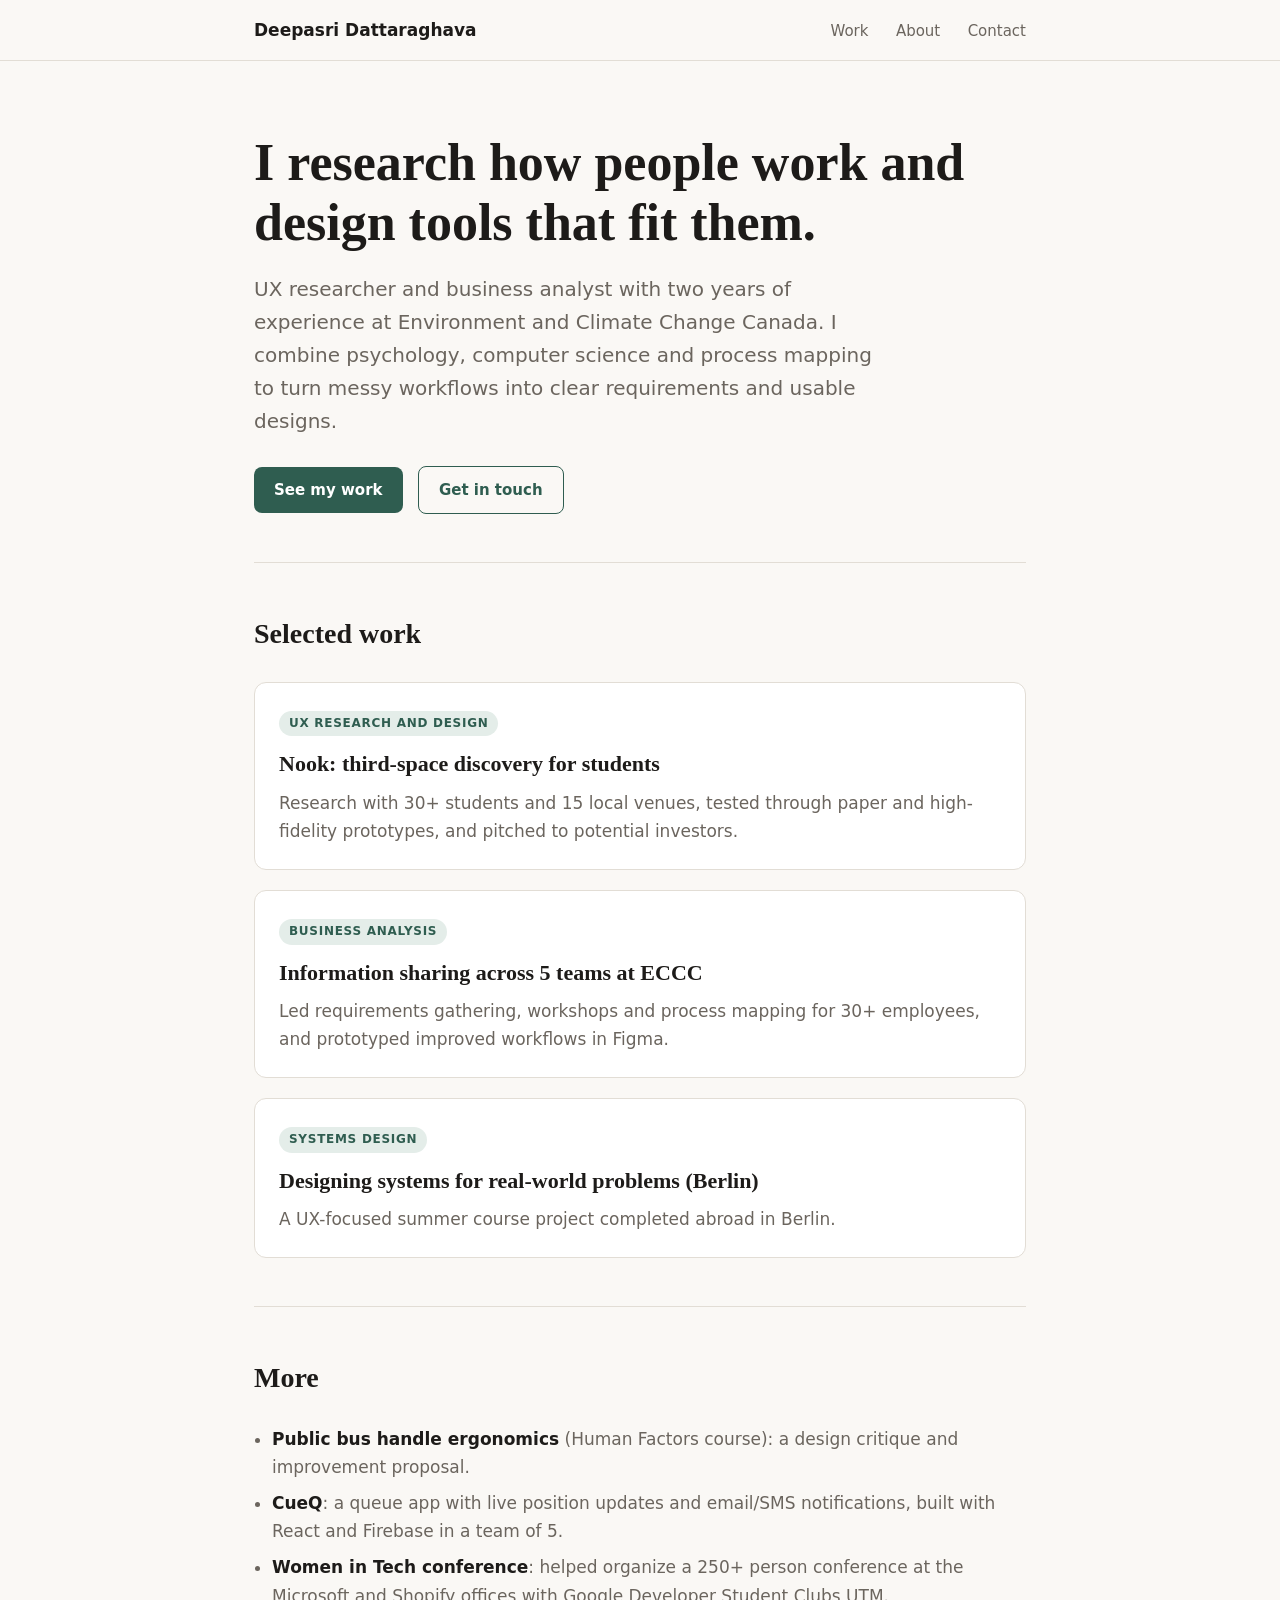
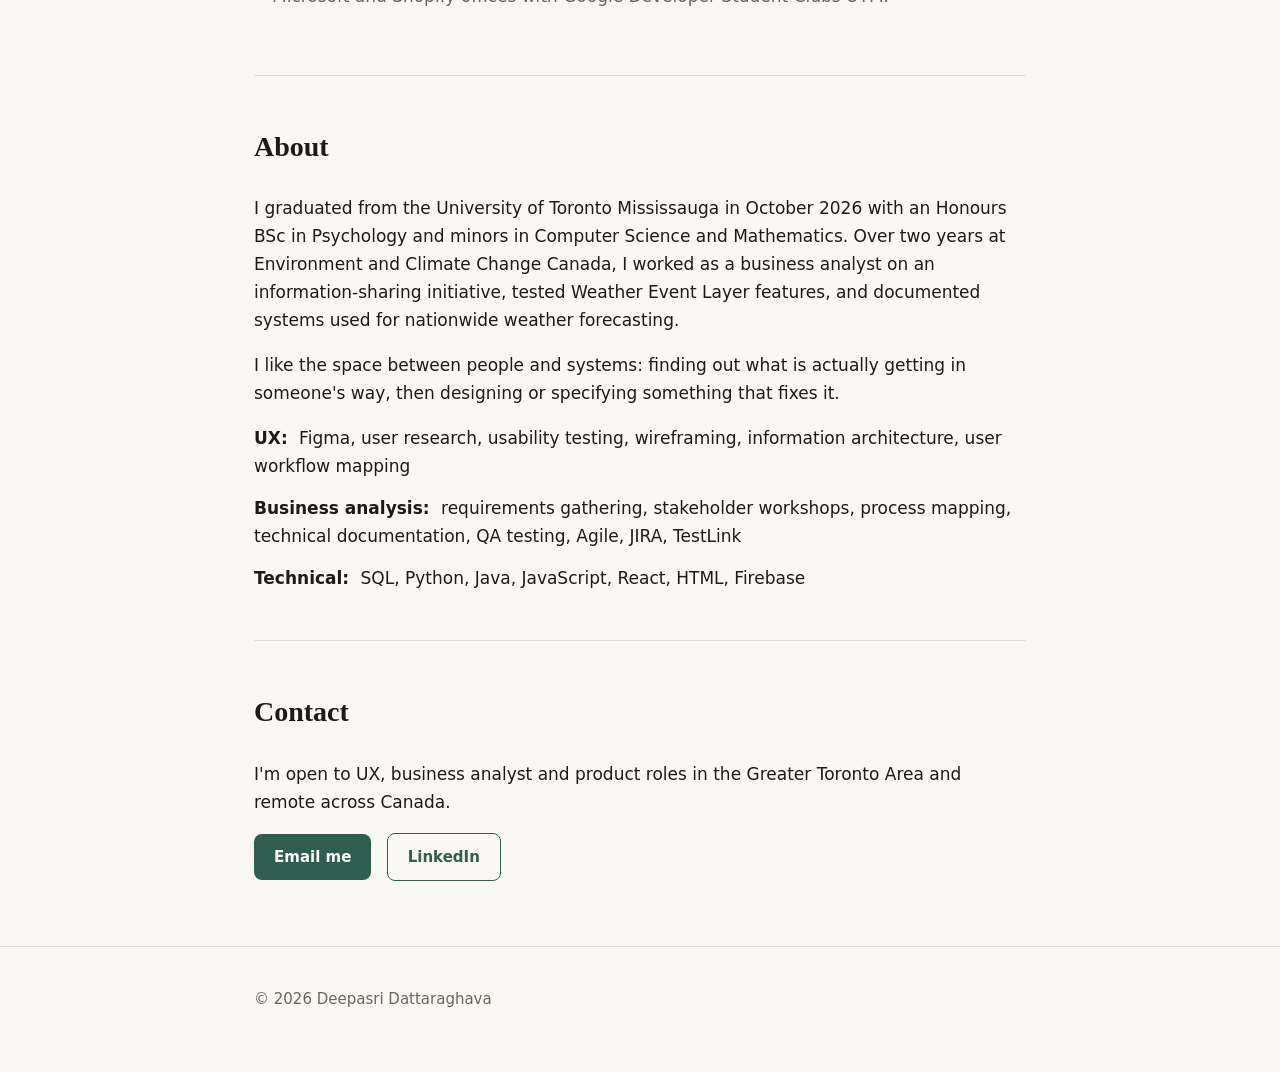
<file: index.html>
<!DOCTYPE html>
<html lang="en">
<head>
  <meta charset="utf-8">
  <meta name="viewport" content="width=device-width, initial-scale=1">
  <title>Deepasri Dattaraghava | UX Research &amp; Business Analysis</title>
  <meta name="description" content="Portfolio of Deepasri Dattaraghava: UX research and design, and business analysis. Psychology, computer science and mathematics, University of Toronto.">
  <link rel="stylesheet" href="style.css">
</head>
<body>

<header class="site">
  <div class="wrap">
    <a class="name" href="index.html">Deepasri Dattaraghava</a>
    <nav>
      <a href="#work">Work</a>
      <a href="#about">About</a>
      <a href="#contact">Contact</a>
    </nav>
  </div>
</header>

<main class="wrap">

  <div class="hero">
    <h1>I research how people work and design tools that fit them.</h1>
    <p class="lead">
      UX researcher and business analyst with two years of experience at Environment and Climate Change Canada.
      I combine psychology, computer science and process mapping to turn messy workflows into clear requirements and usable designs.
    </p>
    <a class="btn" href="#work">See my work</a>
    <a class="btn ghost" href="#contact">Get in touch</a>
  </div>

  <section id="work">
    <h2>Selected work</h2>
    <div class="cards">

      <a class="card" href="nook.html">
        <span class="tag">UX research and design</span>
        <h3>Nook: third-space discovery for students</h3>
        <p>Research with 30+ students and 15 local venues, tested through paper and high-fidelity prototypes, and pitched to potential investors.</p>
      </a>

      <a class="card" href="eccc.html">
        <span class="tag">Business analysis</span>
        <h3>Information sharing across 5 teams at ECCC</h3>
        <p>Led requirements gathering, workshops and process mapping for 30+ employees, and prototyped improved workflows in Figma.</p>
      </a>

      <a class="card" href="berlin.html">
        <span class="tag">Systems design</span>
        <h3>Designing systems for real-world problems (Berlin)</h3>
        <p>A UX-focused summer course project completed abroad in Berlin.</p>
      </a>

    </div>
  </section>

  <section>
    <h2>More</h2>
    <ul class="small-list">
      <li><strong>Public bus handle ergonomics</strong> (Human Factors course): a design critique and improvement proposal.</li>
      <li><strong>CueQ</strong>: a queue app with live position updates and email/SMS notifications, built with React and Firebase in a team of 5.</li>
      <li><strong>Women in Tech conference</strong>: helped organize a 250+ person conference at the Microsoft and Shopify offices with Google Developer Student Clubs UTM.</li>
    </ul>
  </section>

  <section id="about">
    <h2>About</h2>
    <p>
      I graduated from the University of Toronto Mississauga in October 2026 with an Honours BSc in Psychology and minors in Computer Science and Mathematics.
      Over two years at Environment and Climate Change Canada, I worked as a business analyst on an information-sharing initiative, tested Weather Event Layer features,
      and documented systems used for nationwide weather forecasting.
    </p>
    <p>
      I like the space between people and systems: finding out what is actually getting in someone's way, then designing or specifying something that fixes it.
    </p>
    <div class="skills">
      <div><span>UX:</span> Figma, user research, usability testing, wireframing, information architecture, user workflow mapping</div>
      <div><span>Business analysis:</span> requirements gathering, stakeholder workshops, process mapping, technical documentation, QA testing, Agile, JIRA, TestLink</div>
      <div><span>Technical:</span> SQL, Python, Java, JavaScript, React, HTML, Firebase</div>
    </div>
  </section>

  <section id="contact">
    <h2>Contact</h2>
    <p>I'm open to UX, business analyst and product roles in the Greater Toronto Area and remote across Canada.</p>
    <p>
      <a class="btn" href="mailto:deepasridatta01@gmail.com">Email me</a>
      <a class="btn ghost" href="https://linkedin.com/in/deepasrid">LinkedIn</a>
    </p>
  </section>

</main>

<footer>
  <div class="wrap">&copy; 2026 Deepasri Dattaraghava</div>
</footer>

</body>
</html>
</file>
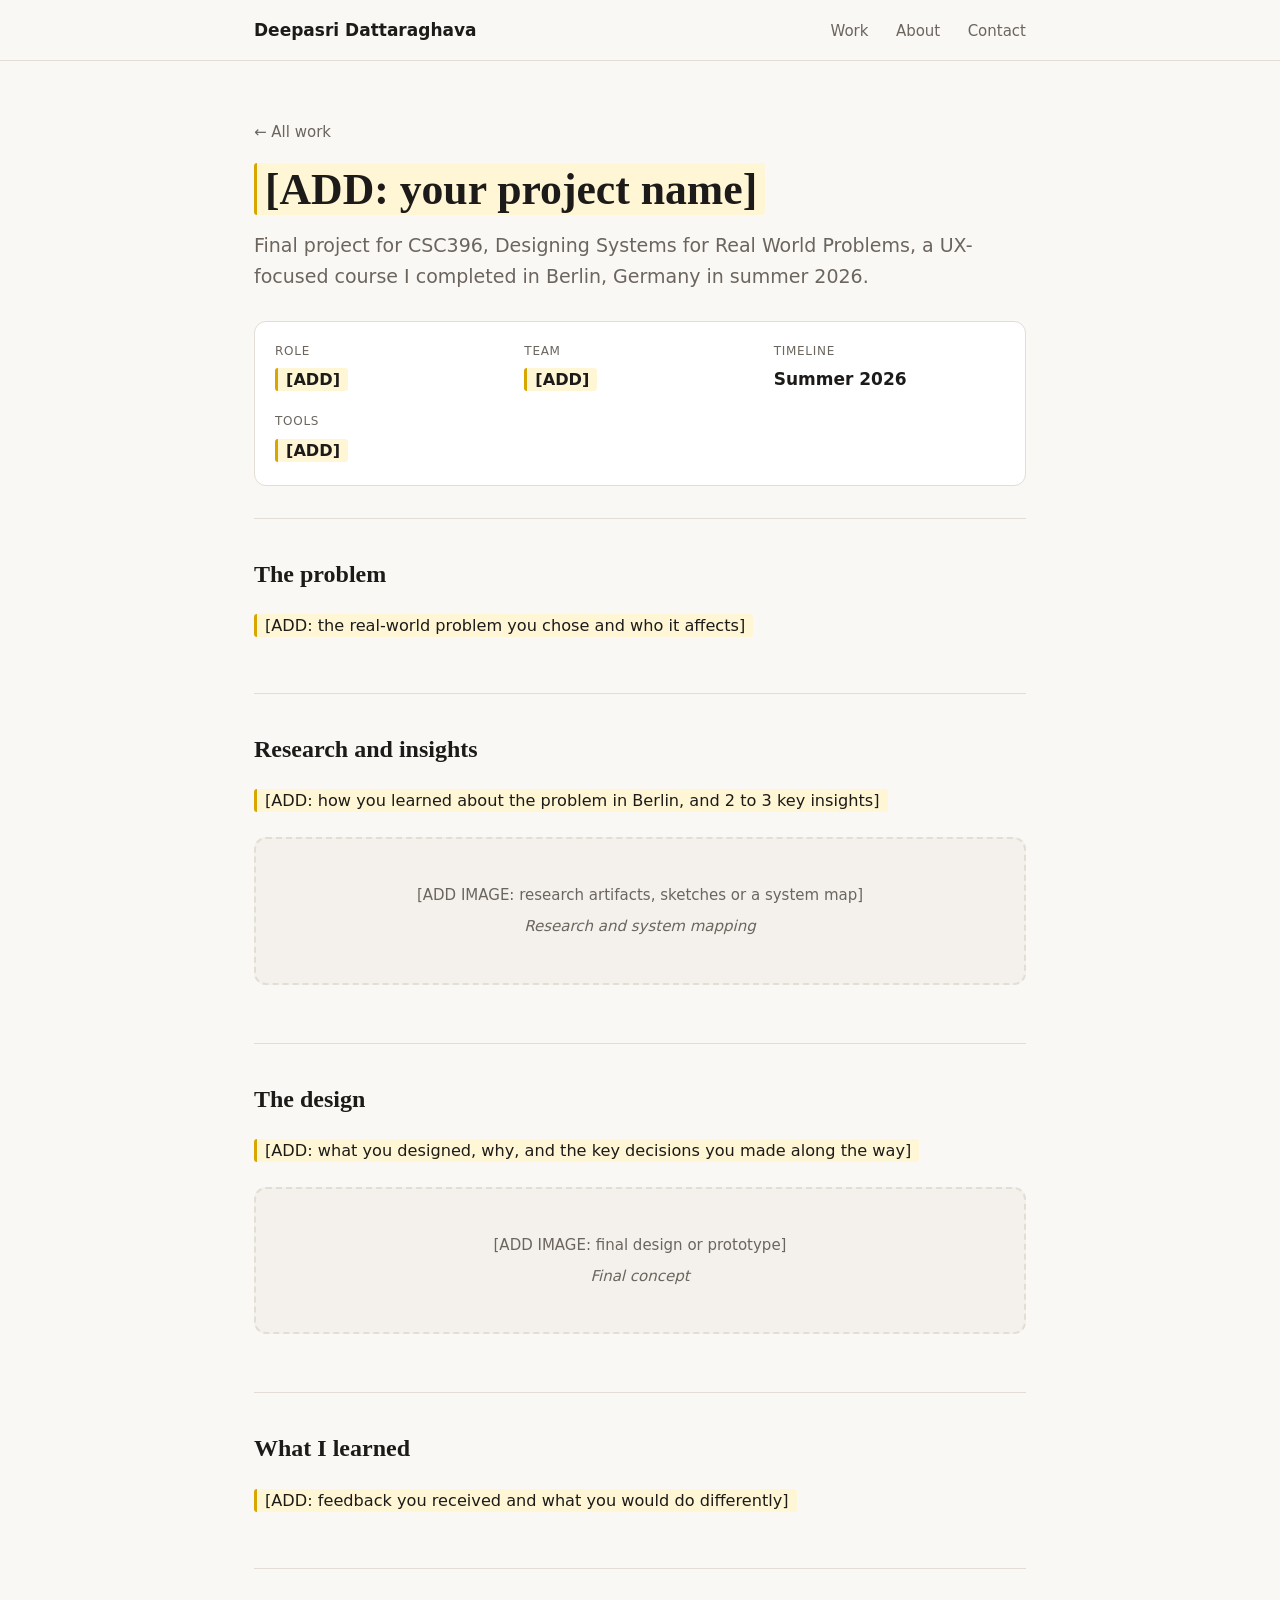
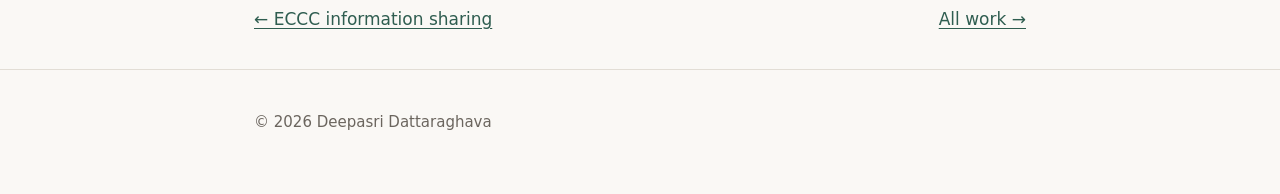
<file: berlin.html>
<!DOCTYPE html>
<html lang="en">
<head>
  <meta charset="utf-8">
  <meta name="viewport" content="width=device-width, initial-scale=1">
  <title>Designing Systems for Real-World Problems | Deepasri Dattaraghava</title>
  <link rel="stylesheet" href="style.css">
</head>
<body>

<header class="site">
  <div class="wrap">
    <a class="name" href="index.html">Deepasri Dattaraghava</a>
    <nav>
      <a href="index.html#work">Work</a>
      <a href="index.html#about">About</a>
      <a href="index.html#contact">Contact</a>
    </nav>
  </div>
</header>

<main class="wrap">

  <div class="case-head">
    <a class="back" href="index.html#work">&larr; All work</a>
    <h1><span class="todo">[ADD: your project name]</span></h1>
    <p class="lead">Final project for CSC396, Designing Systems for Real World Problems, a UX-focused course I completed in Berlin, Germany in summer 2026.</p>

    <dl class="meta">
      <div><dt>Role</dt><dd><span class="todo">[ADD]</span></dd></div>
      <div><dt>Team</dt><dd><span class="todo">[ADD]</span></dd></div>
      <div><dt>Timeline</dt><dd>Summer 2026</dd></div>
      <div><dt>Tools</dt><dd><span class="todo">[ADD]</span></dd></div>
    </dl>
  </div>

  <article>

    <section>
      <h2>The problem</h2>
      <p><span class="todo">[ADD: the real-world problem you chose and who it affects]</span></p>
    </section>

    <section>
      <h2>Research and insights</h2>
      <p><span class="todo">[ADD: how you learned about the problem in Berlin, and 2 to 3 key insights]</span></p>
      <figure class="placeholder">
        [ADD IMAGE: research artifacts, sketches or a system map]
        <figcaption>Research and system mapping</figcaption>
      </figure>
    </section>

    <section>
      <h2>The design</h2>
      <p><span class="todo">[ADD: what you designed, why, and the key decisions you made along the way]</span></p>
      <figure class="placeholder">
        [ADD IMAGE: final design or prototype]
        <figcaption>Final concept</figcaption>
      </figure>
    </section>

    <section>
      <h2>What I learned</h2>
      <p><span class="todo">[ADD: feedback you received and what you would do differently]</span></p>
    </section>

    <section class="next">
      <a href="eccc.html">&larr; ECCC information sharing</a>
      <a href="index.html#work">All work &rarr;</a>
    </section>

  </article>
</main>

<footer>
  <div class="wrap">&copy; 2026 Deepasri Dattaraghava</div>
</footer>

</body>
</html>
</file>
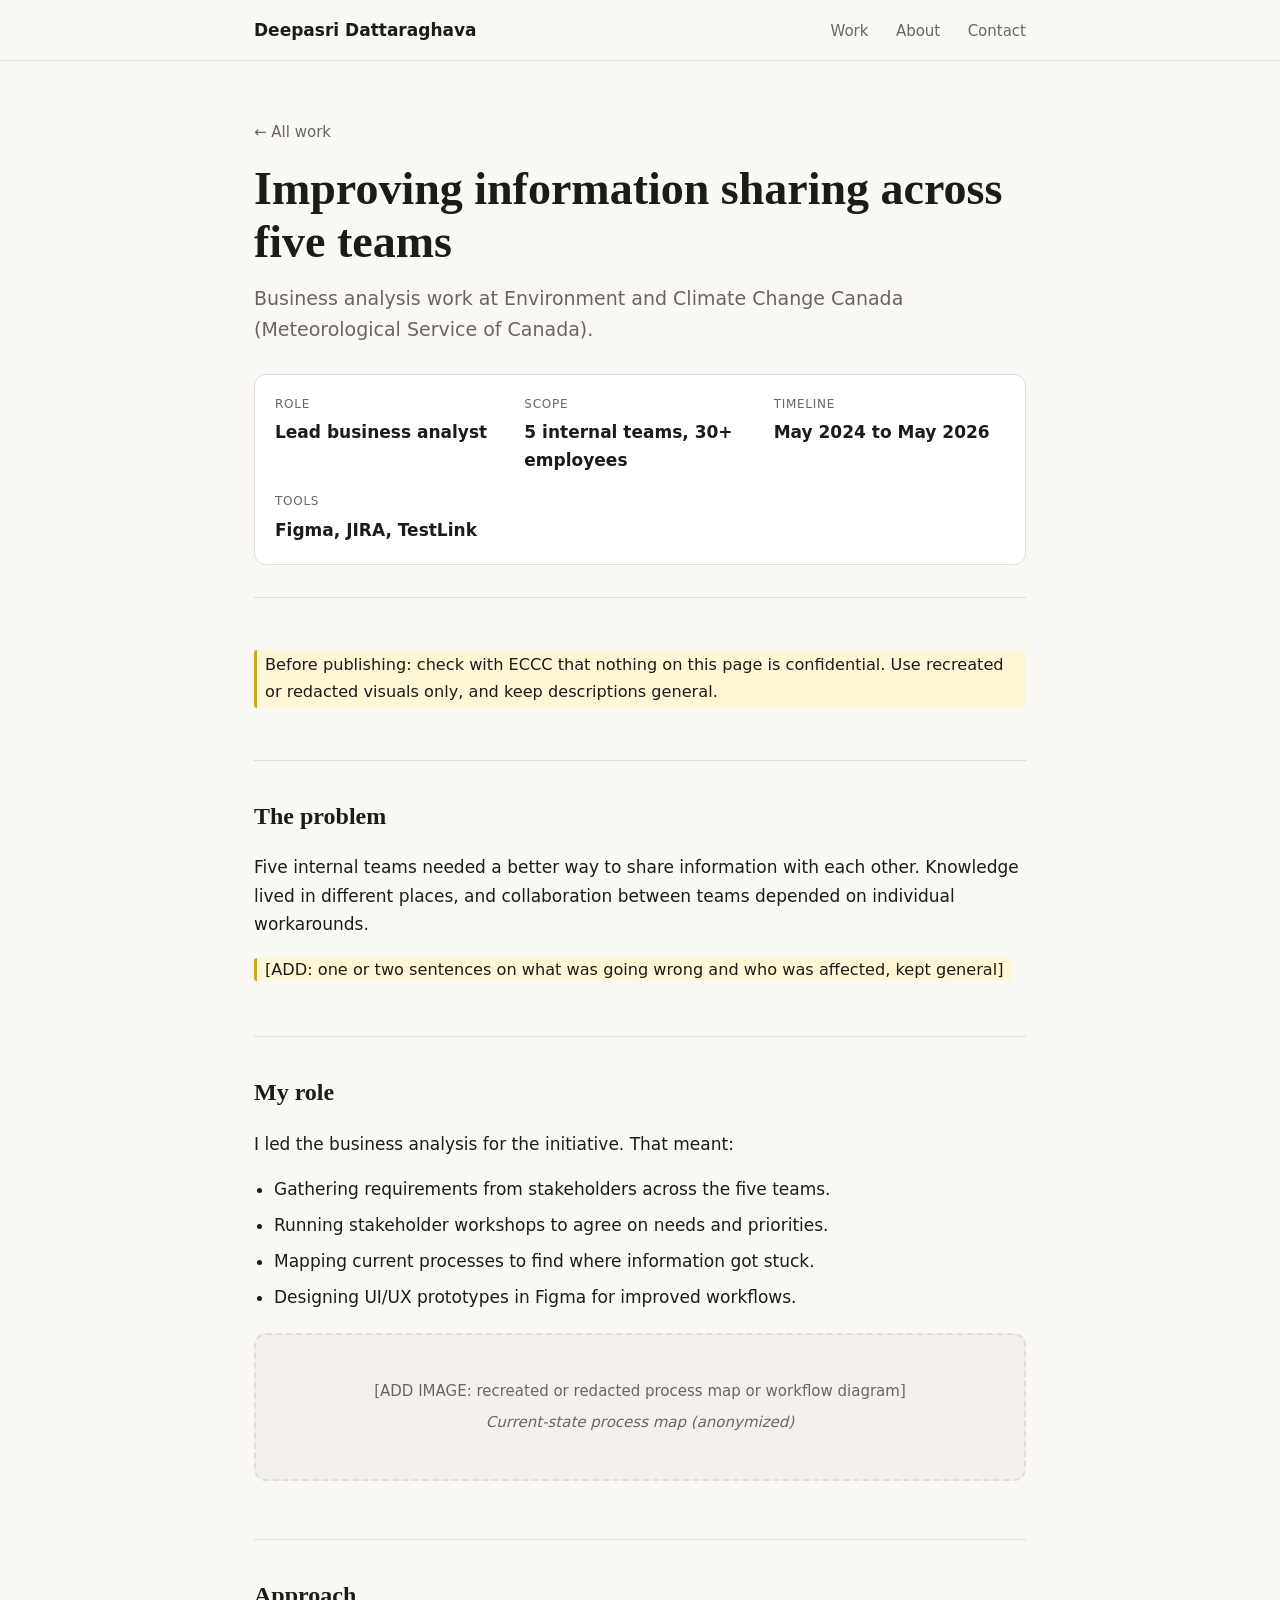
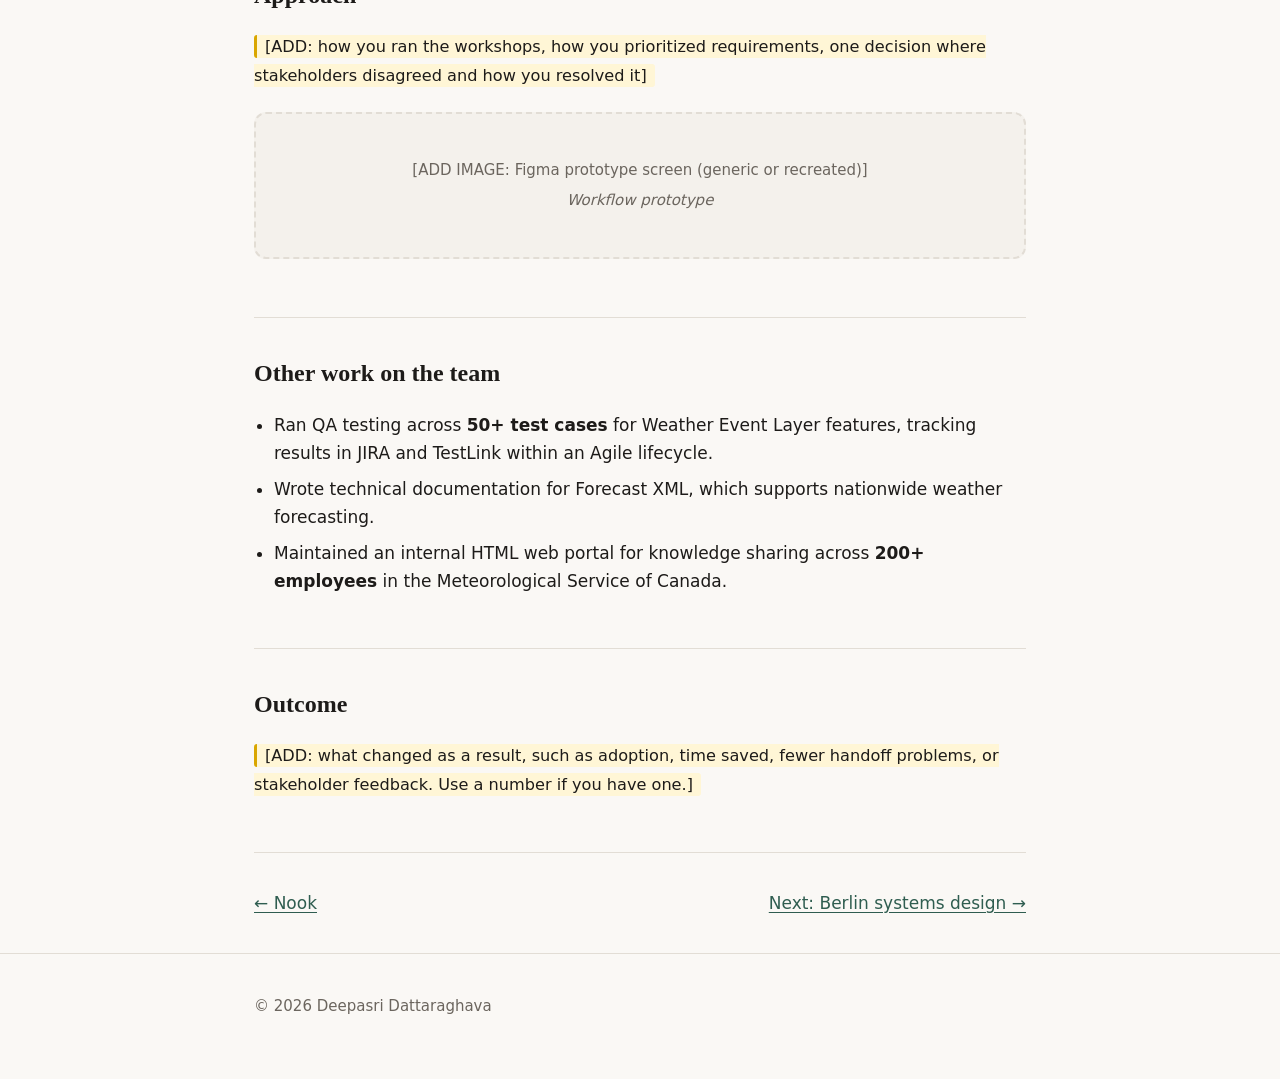
<file: eccc.html>
<!DOCTYPE html>
<html lang="en">
<head>
  <meta charset="utf-8">
  <meta name="viewport" content="width=device-width, initial-scale=1">
  <title>Information Sharing at ECCC | Deepasri Dattaraghava</title>
  <link rel="stylesheet" href="style.css">
</head>
<body>

<header class="site">
  <div class="wrap">
    <a class="name" href="index.html">Deepasri Dattaraghava</a>
    <nav>
      <a href="index.html#work">Work</a>
      <a href="index.html#about">About</a>
      <a href="index.html#contact">Contact</a>
    </nav>
  </div>
</header>

<main class="wrap">

  <div class="case-head">
    <a class="back" href="index.html#work">&larr; All work</a>
    <h1>Improving information sharing across five teams</h1>
    <p class="lead">Business analysis work at Environment and Climate Change Canada (Meteorological Service of Canada).</p>

    <dl class="meta">
      <div><dt>Role</dt><dd>Lead business analyst</dd></div>
      <div><dt>Scope</dt><dd>5 internal teams, 30+ employees</dd></div>
      <div><dt>Timeline</dt><dd>May 2024 to May 2026</dd></div>
      <div><dt>Tools</dt><dd>Figma, JIRA, TestLink</dd></div>
    </dl>
  </div>

  <article>

    <section>
      <p class="todo" style="display:block;">
        Before publishing: check with ECCC that nothing on this page is confidential. Use recreated or redacted visuals only, and keep descriptions general.
      </p>
    </section>

    <section>
      <h2>The problem</h2>
      <p>
        Five internal teams needed a better way to share information with each other. Knowledge lived in different places, and collaboration between teams depended on individual workarounds.
      </p>
      <p><span class="todo">[ADD: one or two sentences on what was going wrong and who was affected, kept general]</span></p>
    </section>

    <section>
      <h2>My role</h2>
      <p>I led the business analysis for the initiative. That meant:</p>
      <ul>
        <li>Gathering requirements from stakeholders across the five teams.</li>
        <li>Running stakeholder workshops to agree on needs and priorities.</li>
        <li>Mapping current processes to find where information got stuck.</li>
        <li>Designing UI/UX prototypes in Figma for improved workflows.</li>
      </ul>
      <figure class="placeholder">
        [ADD IMAGE: recreated or redacted process map or workflow diagram]
        <figcaption>Current-state process map (anonymized)</figcaption>
      </figure>
    </section>

    <section>
      <h2>Approach</h2>
      <p><span class="todo">[ADD: how you ran the workshops, how you prioritized requirements, one decision where stakeholders disagreed and how you resolved it]</span></p>
      <figure class="placeholder">
        [ADD IMAGE: Figma prototype screen (generic or recreated)]
        <figcaption>Workflow prototype</figcaption>
      </figure>
    </section>

    <section>
      <h2>Other work on the team</h2>
      <ul>
        <li>Ran QA testing across <strong>50+ test cases</strong> for Weather Event Layer features, tracking results in JIRA and TestLink within an Agile lifecycle.</li>
        <li>Wrote technical documentation for Forecast XML, which supports nationwide weather forecasting.</li>
        <li>Maintained an internal HTML web portal for knowledge sharing across <strong>200+ employees</strong> in the Meteorological Service of Canada.</li>
      </ul>
    </section>

    <section>
      <h2>Outcome</h2>
      <p><span class="todo">[ADD: what changed as a result, such as adoption, time saved, fewer handoff problems, or stakeholder feedback. Use a number if you have one.]</span></p>
    </section>

    <section class="next">
      <a href="nook.html">&larr; Nook</a>
      <a href="berlin.html">Next: Berlin systems design &rarr;</a>
    </section>

  </article>
</main>

<footer>
  <div class="wrap">&copy; 2026 Deepasri Dattaraghava</div>
</footer>

</body>
</html>
</file>
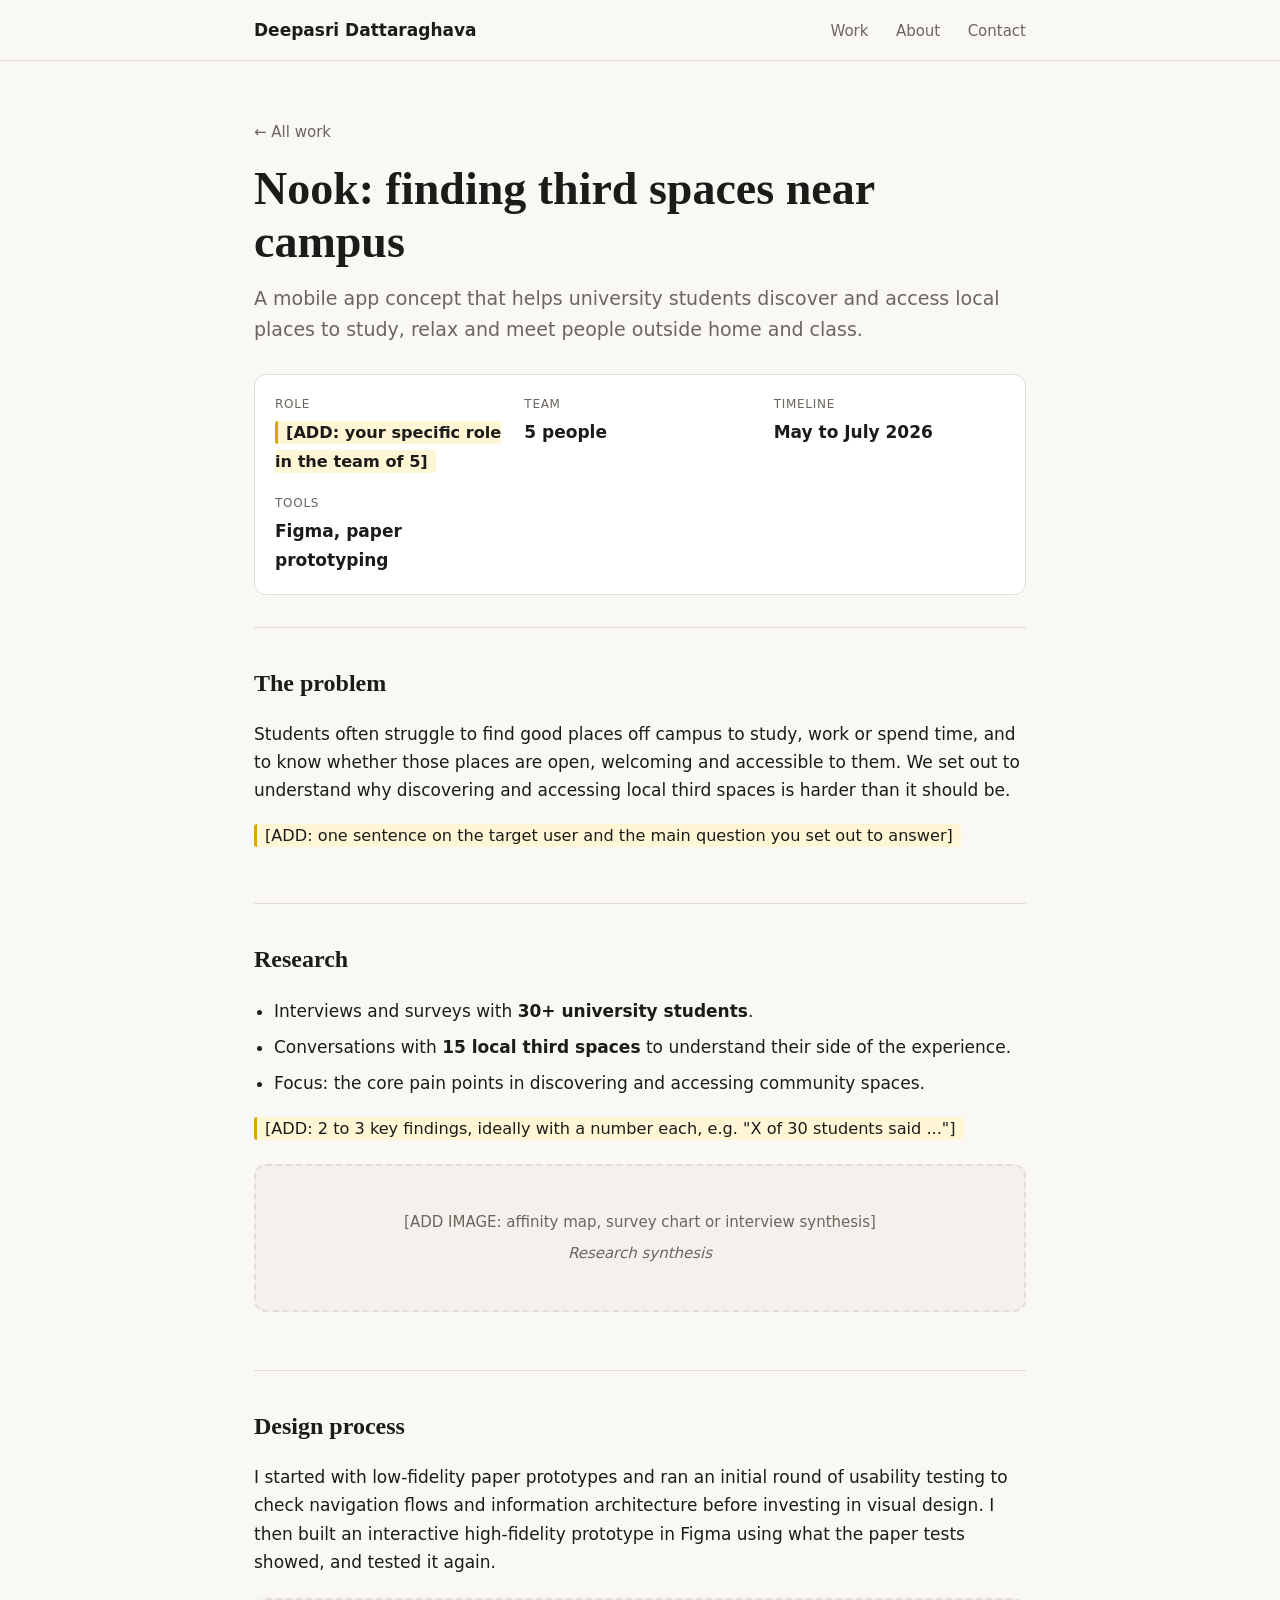
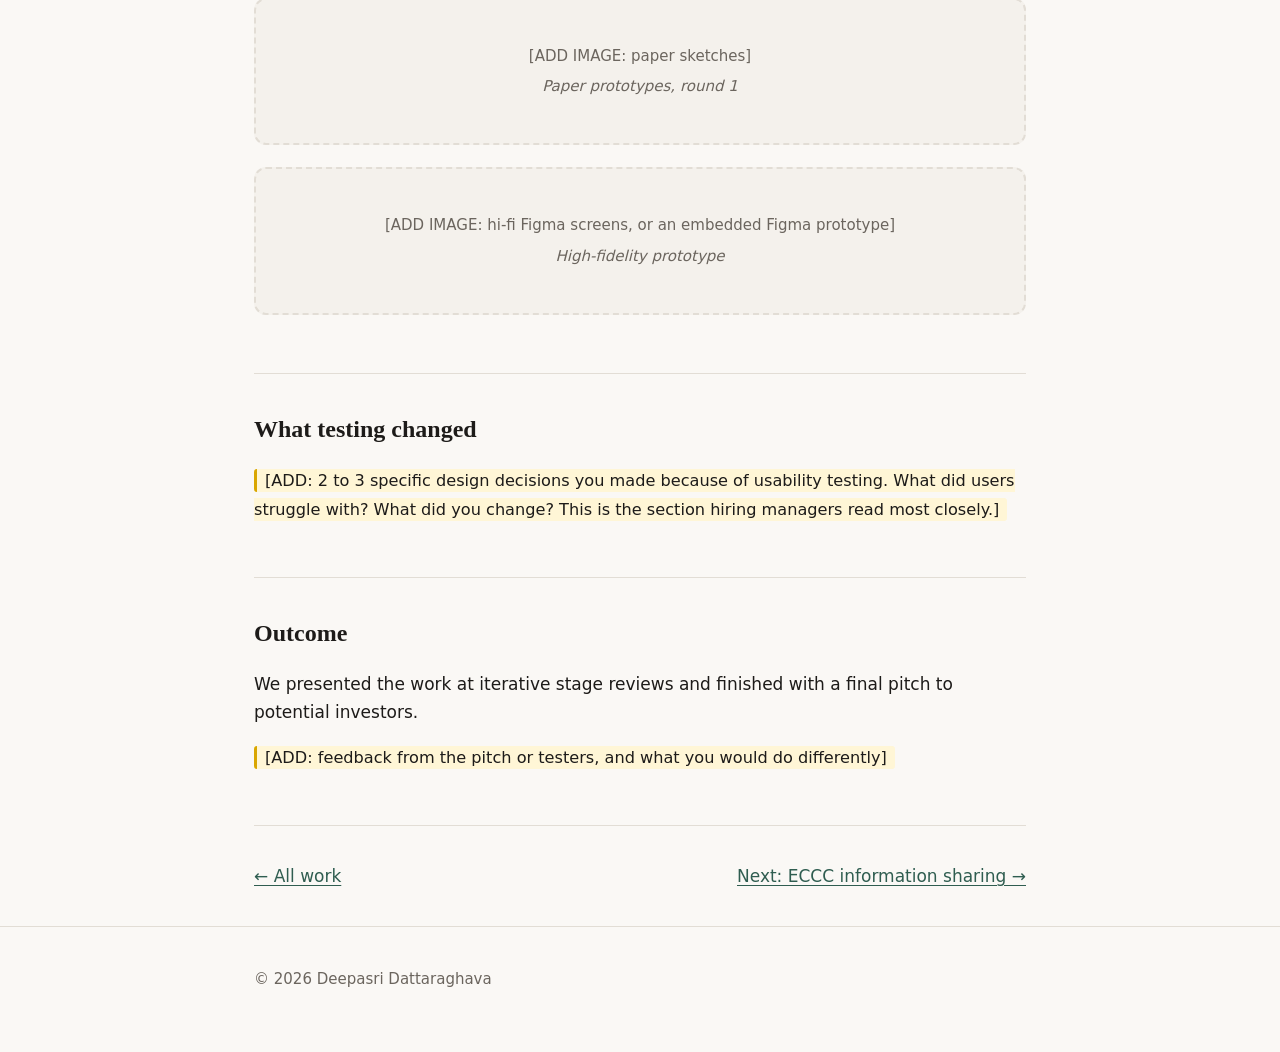
<file: nook.html>
<!DOCTYPE html>
<html lang="en">
<head>
  <meta charset="utf-8">
  <meta name="viewport" content="width=device-width, initial-scale=1">
  <title>Nook: Third-Space Discovery | Deepasri Dattaraghava</title>
  <link rel="stylesheet" href="style.css">
</head>
<body>

<header class="site">
  <div class="wrap">
    <a class="name" href="index.html">Deepasri Dattaraghava</a>
    <nav>
      <a href="index.html#work">Work</a>
      <a href="index.html#about">About</a>
      <a href="index.html#contact">Contact</a>
    </nav>
  </div>
</header>

<main class="wrap">

  <div class="case-head">
    <a class="back" href="index.html#work">&larr; All work</a>
    <h1>Nook: finding third spaces near campus</h1>
    <p class="lead">A mobile app concept that helps university students discover and access local places to study, relax and meet people outside home and class.</p>

    <dl class="meta">
      <div><dt>Role</dt><dd><span class="todo">[ADD: your specific role in the team of 5]</span></dd></div>
      <div><dt>Team</dt><dd>5 people</dd></div>
      <div><dt>Timeline</dt><dd>May to July 2026</dd></div>
      <div><dt>Tools</dt><dd>Figma, paper prototyping</dd></div>
    </dl>
  </div>

  <article>

    <section>
      <h2>The problem</h2>
      <p>
        Students often struggle to find good places off campus to study, work or spend time, and to know whether those places are open, welcoming and accessible to them.
        We set out to understand why discovering and accessing local third spaces is harder than it should be.
      </p>
      <p><span class="todo">[ADD: one sentence on the target user and the main question you set out to answer]</span></p>
    </section>

    <section>
      <h2>Research</h2>
      <ul>
        <li>Interviews and surveys with <strong>30+ university students</strong>.</li>
        <li>Conversations with <strong>15 local third spaces</strong> to understand their side of the experience.</li>
        <li>Focus: the core pain points in discovering and accessing community spaces.</li>
      </ul>
      <p><span class="todo">[ADD: 2 to 3 key findings, ideally with a number each, e.g. "X of 30 students said ..."]</span></p>
      <figure class="placeholder">
        [ADD IMAGE: affinity map, survey chart or interview synthesis]
        <figcaption>Research synthesis</figcaption>
      </figure>
    </section>

    <section>
      <h2>Design process</h2>
      <p>
        I started with low-fidelity paper prototypes and ran an initial round of usability testing to check navigation flows and information architecture before investing in visual design.
        I then built an interactive high-fidelity prototype in Figma using what the paper tests showed, and tested it again.
      </p>
      <figure class="placeholder">
        [ADD IMAGE: paper sketches]
        <figcaption>Paper prototypes, round 1</figcaption>
      </figure>
      <figure class="placeholder">
        [ADD IMAGE: hi-fi Figma screens, or an embedded Figma prototype]
        <figcaption>High-fidelity prototype</figcaption>
      </figure>
    </section>

    <section>
      <h2>What testing changed</h2>
      <p><span class="todo">[ADD: 2 to 3 specific design decisions you made because of usability testing. What did users struggle with? What did you change? This is the section hiring managers read most closely.]</span></p>
    </section>

    <section>
      <h2>Outcome</h2>
      <p>
        We presented the work at iterative stage reviews and finished with a final pitch to potential investors.
      </p>
      <p><span class="todo">[ADD: feedback from the pitch or testers, and what you would do differently]</span></p>
    </section>

    <section class="next">
      <a href="index.html#work">&larr; All work</a>
      <a href="eccc.html">Next: ECCC information sharing &rarr;</a>
    </section>

  </article>
</main>

<footer>
  <div class="wrap">&copy; 2026 Deepasri Dattaraghava</div>
</footer>

</body>
</html>
</file>
<file: style.css>
:root {
  --bg: #faf8f5;
  --ink: #1d1b19;
  --muted: #6b655e;
  --accent: #2f5d50;
  --accent-soft: #e4ede9;
  --line: #e2ddd5;
  --card: #ffffff;
  --max: 820px;
}

* { box-sizing: border-box; }

html { scroll-behavior: smooth; }

body {
  margin: 0;
  background: var(--bg);
  color: var(--ink);
  font-family: "Inter", system-ui, -apple-system, "Segoe UI", Roboto, sans-serif;
  line-height: 1.65;
  font-size: 17px;
}

a { color: var(--accent); text-underline-offset: 3px; }
a:hover { color: #1d4036; }

.wrap { max-width: var(--max); margin: 0 auto; padding: 0 24px; }

header.site {
  border-bottom: 1px solid var(--line);
  background: var(--bg);
  position: sticky;
  top: 0;
  z-index: 10;
}
header.site .wrap {
  display: flex;
  justify-content: space-between;
  align-items: center;
  padding-top: 16px;
  padding-bottom: 16px;
}
header.site .name { font-weight: 700; text-decoration: none; color: var(--ink); }
header.site nav a {
  margin-left: 22px;
  text-decoration: none;
  color: var(--muted);
  font-size: 15px;
}
header.site nav a:hover { color: var(--ink); }

.hero { padding: 72px 0 48px; }
.hero h1 {
  font-family: Georgia, "Times New Roman", serif;
  font-size: clamp(34px, 6vw, 52px);
  line-height: 1.15;
  margin: 0 0 20px;
  font-weight: 700;
}
.hero p.lead { font-size: 20px; color: var(--muted); max-width: 640px; margin: 0 0 28px; }

.btn {
  display: inline-block;
  padding: 11px 20px;
  border-radius: 8px;
  background: var(--accent);
  color: #fff;
  text-decoration: none;
  font-weight: 600;
  font-size: 15px;
  margin-right: 10px;
}
.btn:hover { background: #1d4036; color: #fff; }
.btn.ghost { background: transparent; color: var(--accent); border: 1px solid var(--accent); }
.btn.ghost:hover { background: var(--accent-soft); color: var(--accent); }

section { padding: 48px 0; border-top: 1px solid var(--line); }
section h2 {
  font-family: Georgia, "Times New Roman", serif;
  font-size: 28px;
  margin: 0 0 24px;
}

.cards { display: grid; gap: 20px; }
.card {
  display: block;
  background: var(--card);
  border: 1px solid var(--line);
  border-radius: 12px;
  padding: 24px;
  text-decoration: none;
  color: var(--ink);
  transition: transform .15s ease, box-shadow .15s ease;
}
.card:hover { transform: translateY(-2px); box-shadow: 0 6px 20px rgba(0,0,0,.06); color: var(--ink); }
.card .tag {
  display: inline-block;
  font-size: 12px;
  letter-spacing: .06em;
  text-transform: uppercase;
  color: var(--accent);
  background: var(--accent-soft);
  padding: 3px 10px;
  border-radius: 99px;
  margin-bottom: 10px;
  font-weight: 600;
}
.card h3 { margin: 0 0 6px; font-size: 22px; font-family: Georgia, serif; }
.card p { margin: 0; color: var(--muted); }

.small-list { padding-left: 18px; color: var(--muted); }
.small-list li { margin-bottom: 8px; }
.small-list strong { color: var(--ink); }

.skills { display: grid; gap: 14px; }
.skills div span { font-weight: 600; margin-right: 6px; }

footer { padding: 40px 0 60px; border-top: 1px solid var(--line); color: var(--muted); font-size: 15px; }

/* Case study pages */
.case-head { padding: 56px 0 24px; }
.case-head .back { font-size: 15px; text-decoration: none; color: var(--muted); }
.case-head h1 {
  font-family: Georgia, serif;
  font-size: clamp(32px, 5vw, 46px);
  line-height: 1.15;
  margin: 18px 0 14px;
}
.case-head p.lead { font-size: 19px; color: var(--muted); margin: 0; }

.meta {
  display: grid;
  grid-template-columns: repeat(auto-fit, minmax(170px, 1fr));
  gap: 18px;
  margin: 28px 0 8px;
  padding: 20px;
  background: var(--card);
  border: 1px solid var(--line);
  border-radius: 12px;
}
.meta dt { font-size: 12px; text-transform: uppercase; letter-spacing: .06em; color: var(--muted); margin: 0 0 4px; }
.meta dd { margin: 0; font-weight: 600; }

article section { padding: 36px 0; }
article h2 { font-size: 24px; margin-bottom: 14px; }
article ul { padding-left: 20px; }
article li { margin-bottom: 8px; }

figure.placeholder {
  margin: 22px 0;
  padding: 44px 20px;
  border: 2px dashed var(--line);
  border-radius: 12px;
  text-align: center;
  color: var(--muted);
  background: #f4f1ec;
  font-size: 15px;
}
figure.placeholder figcaption { margin-top: 6px; font-style: italic; }

.todo {
  background: #fff6d6;
  border-left: 3px solid #d9a600;
  padding: 2px 8px;
  border-radius: 3px;
  font-size: .95em;
}

.next { display: flex; justify-content: space-between; gap: 16px; flex-wrap: wrap; }

@media (max-width: 560px) {
  body { font-size: 16px; }
  header.site nav a { margin-left: 14px; }
  .hero { padding: 48px 0 32px; }
}
</file>
